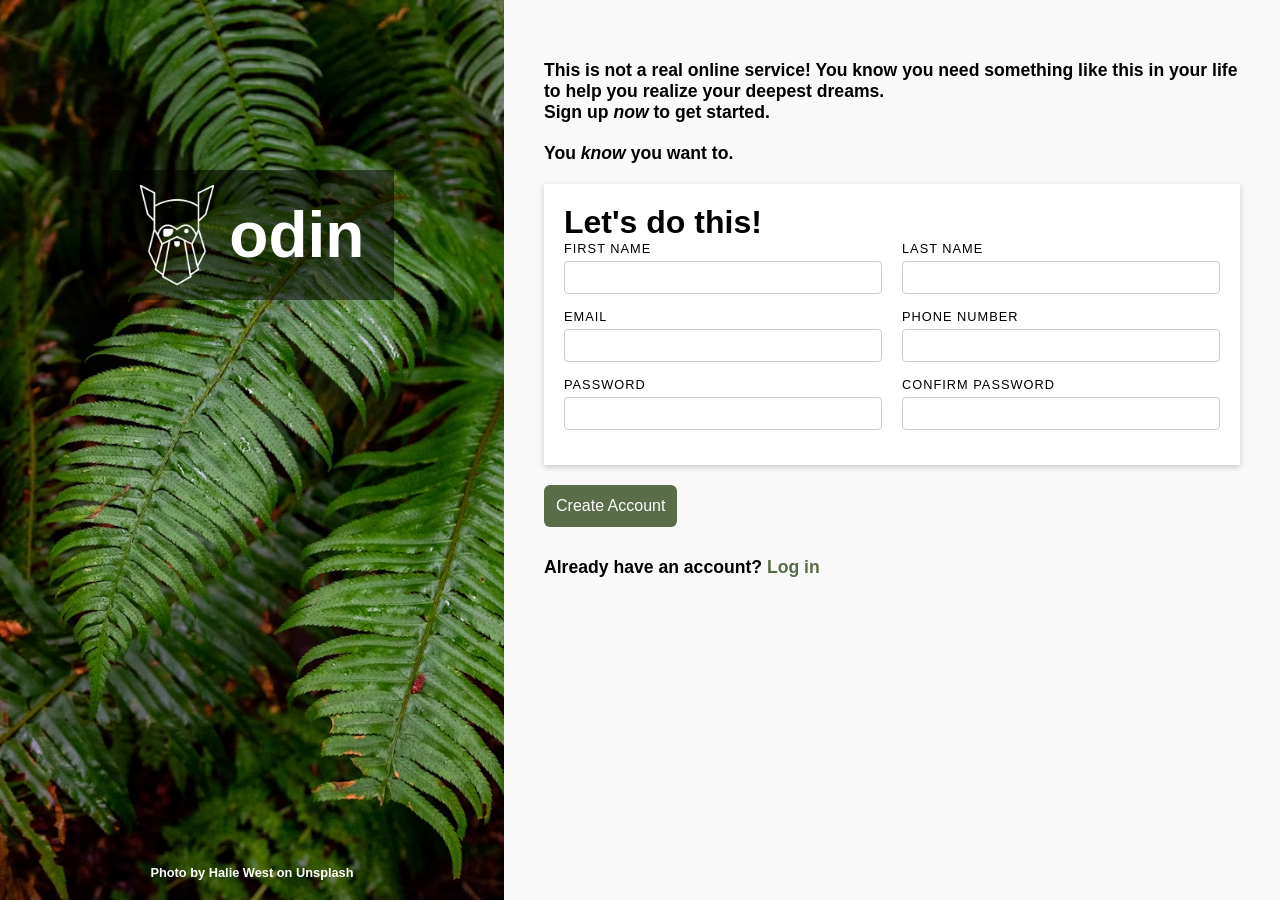
<file: index.html>
<!DOCTYPE html>
<html lang="en">
  <head>
    <meta charset="UTF-8" />
    <meta name="viewport" content="width=device-width, initial-scale=1.0" />
    <title>Sign-up Form</title>
    <link rel="stylesheet" href="style.css" />
  </head>
  <body>
    <div class="container">
      
      <!-- Left background panel -->
      <div class="left-panel">
        <div class="logo">
          <img src="odin-lined.png" alt="logo">
          <h1>odin</h1>
        </div>
        <p class="credit">Photo by Halie West on Unsplash</p>
      </div>

      <!-- Right form panel -->
      <div class="form">
        <p>
          This is not a real online service! You know you need something like
          this in your life to help you realize your deepest dreams. <br />
          Sign up <em>now</em> to get started.
        </p>
        <p>You <em>know</em> you want to.</p>

        <form action="example.com">
          <div class="container2">
            <h1>Let's do this!</h1>

            <!-- Name row -->
            <div class="form-row">
              <div>
                <label>FIRST NAME</label>
                <input type="text" required />
              </div>
              <div>
                <label>LAST NAME</label>
                <input type="text" required />
              </div>
            </div>

            <!-- Contact row -->
            <div class="form-row">
              <div>
                <label for="email">EMAIL</label>
                <input
                  type="email"
                  required
                  name="user_email"
                  pattern="[a-z0-9._%+-]+@[a-z0-9.-]+\.[a-z]{2,4}$"
                />
              </div>
              <div>
                <label for="PhoneNumber">PHONE NUMBER</label>
                <input
                  type="tel"
                  required
                  name="user_PhoneNumber"
                  pattern="[0-9]{10}"
                  maxlength="10"
                />
              </div>
            </div>

            <!-- Password row -->
            <div class="form-row">
              <div>
                <label for="password">PASSWORD</label>
                <input type="password" required />
              </div>
              <div>
                <label for="confirm">CONFIRM PASSWORD</label>
                <input type="password" required />
              </div>
            </div>
          </div>

          <button class="CreateBtn">Create Account</button>
        </form>

        <p class="login">Already have an account? <a href="#">Log in</a></p>
      </div>
    </div>
  </body>
</html>
</file>
<file: style.css>
/* Reset */
* {
  margin: 0;
  padding: 0;
  box-sizing: border-box;
  font-family: Arial, Helvetica, sans-serif;
}

/* Container split */
.container {
  display: flex;
  height: 100vh;
}

/* Left panel with background */
.left-panel {
  flex: 1;
  background: url("BgImage.png") no-repeat center center/cover;
  display: flex;
  flex-direction: column;
  justify-content: space-between;
  align-items: center;
  color: white;
  padding: 20px;
}

.logo {
    display: flex;
      align-items: center;
  margin-top: 150px;
  gap: 15px;
  font-size: 2rem;
  font-weight: bold;
  background: rgba(0, 0, 0, 0.5);
  padding: 15px 30px;
}
img{
    height: 100px;
}
.credit {
  font-size: 0.8rem;
}

/* Right form panel */
.form {
  flex: 1.5;
  padding: 40px;
  background: #f9f9f9;
}

p {
  margin-top: 20px;
  font-size: 1.1rem;
  font-weight: bold;
}

.container2 {
  margin-top: 20px;
  background: white;
  padding: 20px;
  box-shadow: 0 2px 6px rgba(0, 0, 0, 0.2);
}

/* Two-column rows */
.form-row {
  display: flex;
  gap: 20px;
  margin-bottom: 15px;
}

.form-row div {
  flex: 1;
  display: flex;
  flex-direction: column;
}

label {
  font-size: 0.8rem;
  margin-bottom: 5px;
  letter-spacing: 1px;
}

input {
  padding: 8px;
  border: 1px solid #ccc;
  border-radius: 4px;
}

input:focus {
  border-color: #596d48;
  outline: none;
}

/* Button */
.CreateBtn {
  margin: 20px 0;
  padding: 12px;
  background: #596d48;
  color: white;
  border-radius: 6px;
  border: none;
  font-size: 1rem;
  cursor: pointer;
}

.CreateBtn:hover {
  background: #47563a;
}

.login {
  margin-top: 10px;
}

.login a {
  color: #596d48;
  font-weight: bold;
  text-decoration: none;
}
</file>
<file: 2style.css>
/* Reset */
* {
  margin: 0;
  padding: 0;
  box-sizing: border-box;
  font-family: Arial, Helvetica, sans-serif;
}

/* Container split */
.container {
  display: flex;
  height: 100vh;
}

/* Left panel with background */
.left-panel {
  flex: 1;
  background: url("BgImage.png") no-repeat center center/cover;
  display: flex;
  flex-direction: column;
  justify-content: space-between;
  align-items: center;
  color: white;
  padding: 20px;
}

.logo {
    display: flex;
      align-items: center;
  margin-top: 150px;
  gap: 15px;
  font-size: 2rem;
  font-weight: bold;
  background: rgba(0, 0, 0, 0.5);
  padding: 15px 30px;
}
img{
    height: 100px;
}
.credit {
  font-size: 0.8rem;
}

/* Right form panel */
.form {
  flex: 1.5;
  padding: 40px;
  background: #f9f9f9;
}

p {
  margin-top: 20px;
  font-size: 1.1rem;
  font-weight: bold;
}

.container2 {
  margin-top: 20px;
  background: white;
  padding: 20px;
  box-shadow: 0 2px 6px rgba(0, 0, 0, 0.2);
}

/* Two-column rows */
.form-row {
  display: flex;
  gap: 20px;
  margin-bottom: 15px;
}

.form-row div {
  flex: 1;
  display: flex;
  flex-direction: column;
}

label {
  font-size: 0.8rem;
  margin-bottom: 5px;
  letter-spacing: 1px;
}

input {
  padding: 8px;
  border: 1px solid #ccc;
  border-radius: 4px;
}

input:focus {
  border-color: #596d48;
  outline: none;
}

/* Button */
.CreateBtn {
  margin: 20px 0;
  padding: 12px;
  background: #596d48;
  color: white;
  border-radius: 6px;
  border: none;
  font-size: 1rem;
  cursor: pointer;
}

.CreateBtn:hover {
  background: #47563a;
}

.login {
  margin-top: 10px;
}

.login a {
  color: #596d48;
  font-weight: bold;
  text-decoration: none;
}
</file>
